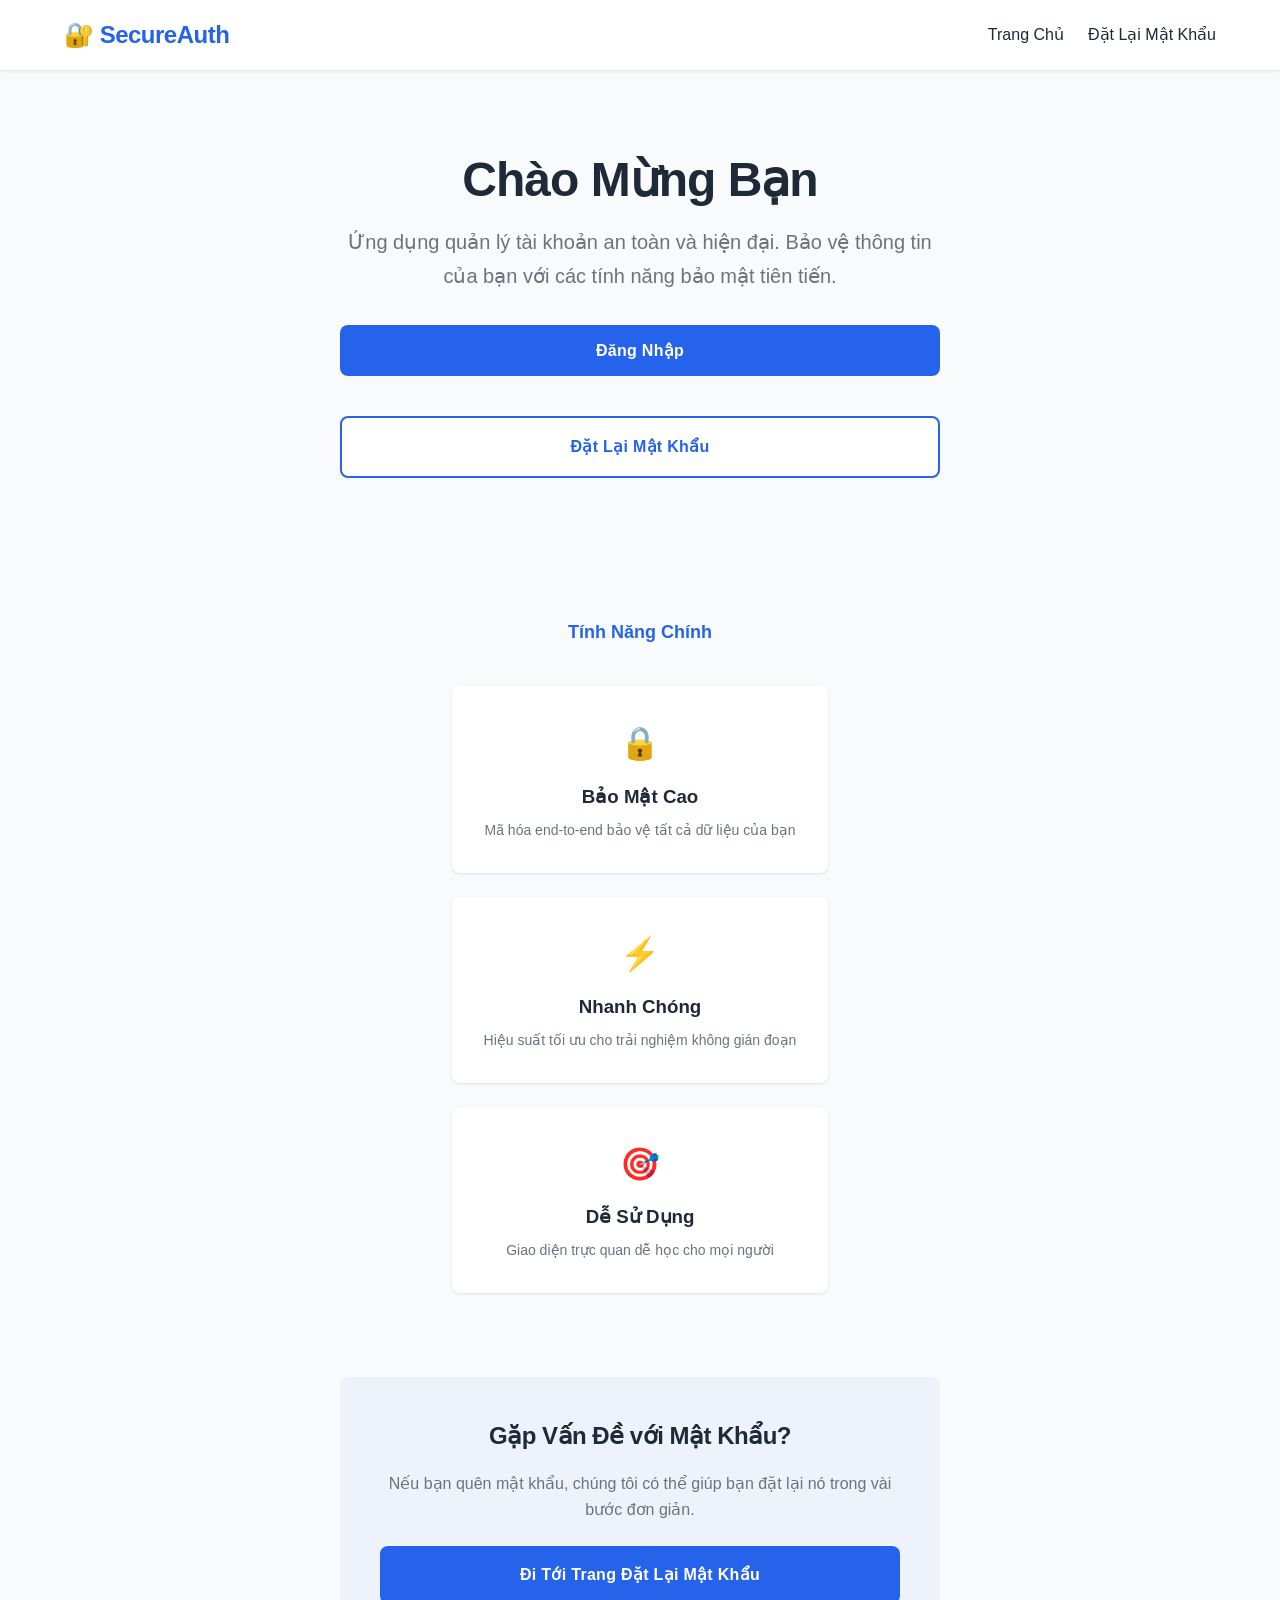
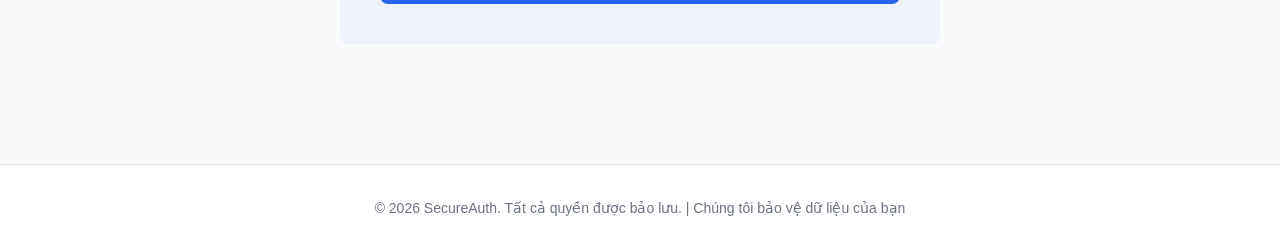
<file: index.html>
<!DOCTYPE html>
<html lang="vi">
<head>
    <meta charset="UTF-8" />
    <meta name="viewport" content="width=device-width, initial-scale=1.0" />
    <meta name="description" content="Trang chủ ứng dụng quản lý tài khoản" />
    <title>Trang Chủ - Ứng Dụng Quản Lý Tài Khoản</title>
    <link rel="stylesheet" href="style.css" />
</head>
<body>
    <!-- HEADER -->
    <header>
        <div class="header-container">
            <a href="index.html" class="logo">🔐 SecureAuth</a>
            <nav>
                <a href="index.html">Trang Chủ</a>
                <a href="reset-password.html">Đặt Lại Mật Khẩu</a>
            </nav>
        </div>
    </header>

    <!-- MAIN CONTENT -->
    <main>
        <div class="page-wrapper">
            <div class="container">
                <!-- HERO SECTION -->
                <section class="hero">
                    <h1 class="hero-title">Chào Mừng Bạn</h1>
                    <p class="hero-subtitle">
                        Ứng dụng quản lý tài khoản an toàn và hiện đại. Bảo vệ thông tin của bạn với
                        các tính năng bảo mật tiên tiến.
                    </p>

                    <!-- CALL TO ACTION BUTTONS -->
                    <div class="hero-actions">
                        <button class="btn btn-primary">Đăng Nhập</button>
                        <a href="reset-password.html" class="btn btn-secondary"
                            >Đặt Lại Mật Khẩu</a
                        >
                    </div>
                </section>

                <!-- FEATURES SECTION -->
                <section class="features-section" style="max-width: 600px; margin-top: 60px">
                    <h2 class="section-subtitle" style="margin-bottom: 40px">Tính Năng Chính</h2>

                    <div
                        style="
                            display: grid;
                            grid-template-columns: repeat(
                                auto-fit,
                                minmax(200px, 1fr)
                            );
                            gap: 24px;
                        "
                    >
                        <!-- FEATURE 1 -->
                        <div class="card" style="text-align: center">
                            <div
                                style="
                                    font-size: 32px;
                                    margin-bottom: 12px;
                                "
                            >
                                🔒
                            </div>
                            <h3 style="font-weight: 600; margin-bottom: 8px; color: var(--text-dark)">
                                Bảo Mật Cao
                            </h3>
                            <p style="font-size: 14px; color: var(--text-gray); line-height: 1.5">
                                Mã hóa end-to-end bảo vệ tất cả dữ liệu của bạn
                            </p>
                        </div>

                        <!-- FEATURE 2 -->
                        <div class="card" style="text-align: center">
                            <div
                                style="
                                    font-size: 32px;
                                    margin-bottom: 12px;
                                "
                            >
                                ⚡
                            </div>
                            <h3 style="font-weight: 600; margin-bottom: 8px; color: var(--text-dark)">
                                Nhanh Chóng
                            </h3>
                            <p style="font-size: 14px; color: var(--text-gray); line-height: 1.5">
                                Hiệu suất tối ưu cho trải nghiệm không gián đoạn
                            </p>
                        </div>

                        <!-- FEATURE 3 -->
                        <div class="card" style="text-align: center">
                            <div
                                style="
                                    font-size: 32px;
                                    margin-bottom: 12px;
                                "
                            >
                                🎯
                            </div>
                            <h3 style="font-weight: 600; margin-bottom: 8px; color: var(--text-dark)">
                                Dễ Sử Dụng
                            </h3>
                            <p style="font-size: 14px; color: var(--text-gray); line-height: 1.5">
                                Giao diện trực quan dễ học cho mọi người
                            </p>
                        </div>
                    </div>
                </section>

                <!-- CTA SECTION -->
                <section
                    style="
                        margin-top: 60px;
                        padding: 40px;
                        background-color: rgba(37, 99, 235, 0.05);
                        border-radius: 8px;
                        max-width: 600px;
                    "
                >
                    <h2 class="section-title" style="margin-bottom: 16px; font-size: 24px">
                        Gặp Vấn Đề với Mật Khẩu?
                    </h2>
                    <p style="color: var(--text-gray); margin-bottom: 24px">
                        Nếu bạn quên mật khẩu, chúng tôi có thể giúp bạn đặt lại nó trong vài bước
                        đơn giản.
                    </p>
                    <a href="reset-password.html" class="btn btn-primary"
                        >Đi Tới Trang Đặt Lại Mật Khẩu</a
                    >
                </section>
            </div>
        </div>
    </main>

    <!-- FOOTER -->
    <footer>
        <p>&copy; 2026 SecureAuth. Tất cả quyền được bảo lưu. | Chúng tôi bảo vệ dữ liệu của bạn</p>
    </footer>
</body>
</html>
</file>
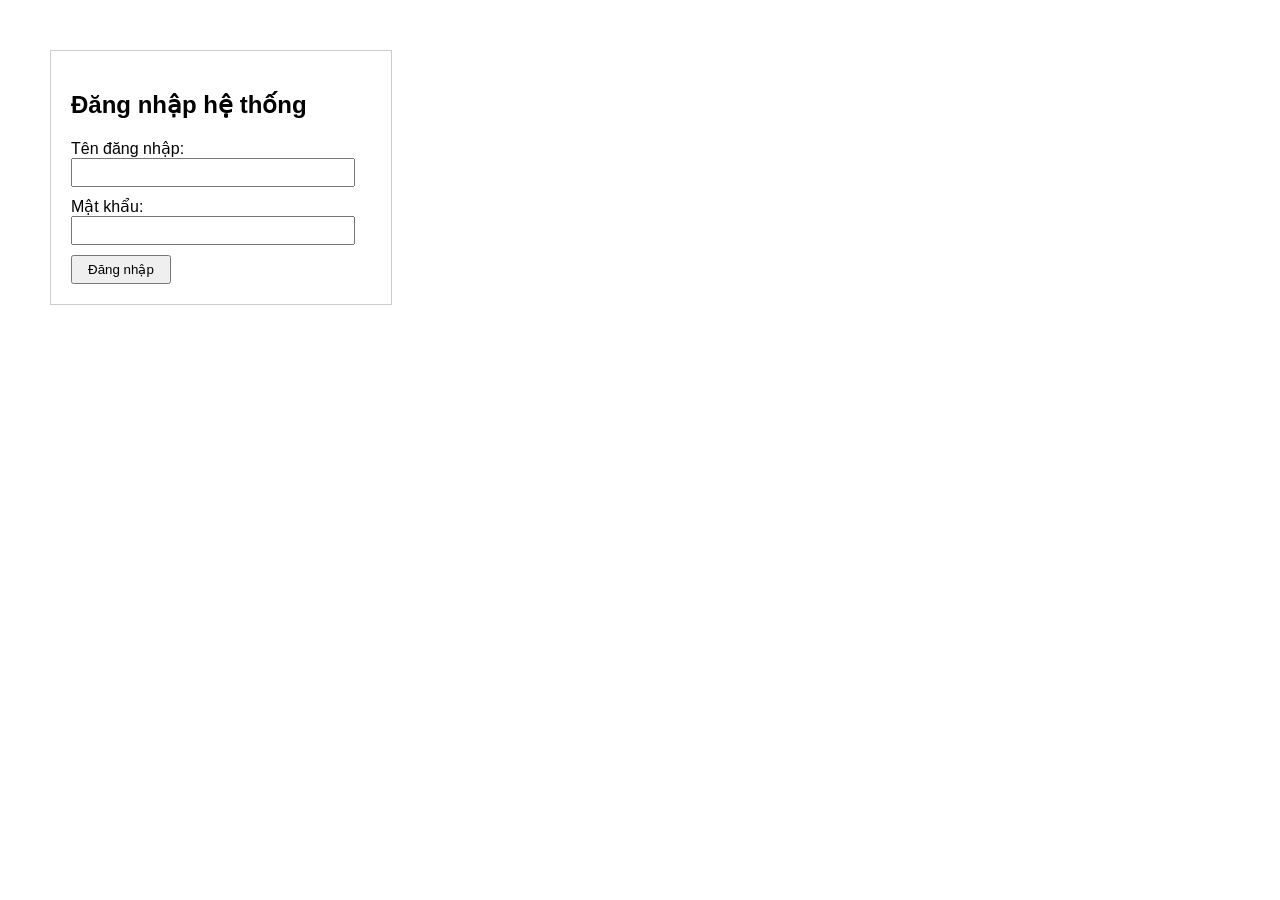
<file: login.html>
<!DOCTYPE html>
<html lang="vi">
<head>
    <meta charset="UTF-8">
    <title>Trang Đăng Nhập</title>
    <style>
        body { font-family: Arial, sans-serif; margin: 50px; }
        .login-box { border: 1px solid #ccc; padding: 20px; width: 300px; }
        input { margin-bottom: 10px; width: 90%; padding: 5px; }
        button { padding: 5px 15px; cursor: pointer; }
    </style>
</head>
<body>

    <div class="login-box">
        <h2>Đăng nhập hệ thống</h2>
        <form id="loginForm">
            <label for="username">Tên đăng nhập:</label><br>
            <input type="text" id="username" name="username" required><br>
            
            <label for="password">Mật khẩu:</label><br>
            <input type="password" id="password" name="password" required><br>
            
            <button type="button" onclick="kiemTraDangNhap()">Đăng nhập</button>
        </form>
    </div>

    <script>
        function kiemTraDangNhap() {
            var user = document.getElementById("username").value;
            var pass = document.getElementById("password").value;
            
            if(user === "" || pass === "") {
                alert("Vui lòng nhập đầy đủ thông tin!");
            } else {
                alert("Xin chào " + user + ", tính năng đang được hoàn thiện!");
            }
        }
    </script>

</body>
</html>
</file>
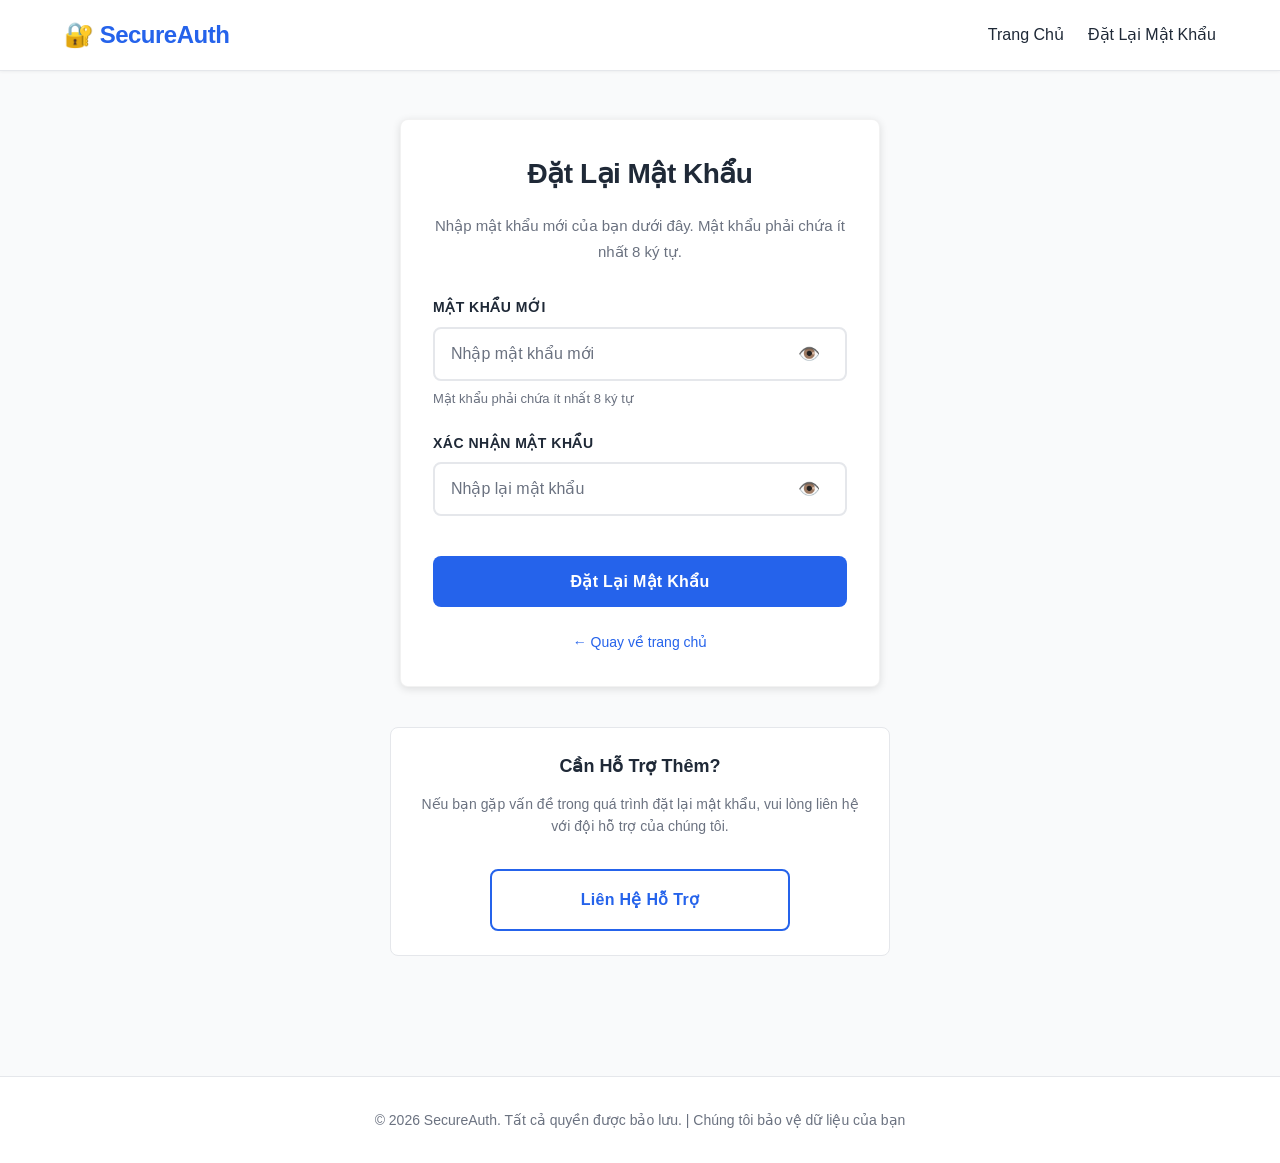
<file: reset-password.html>
<!DOCTYPE html>
<html lang="vi">
<head>
    <meta charset="UTF-8" />
    <meta name="viewport" content="width=device-width, initial-scale=1.0" />
    <meta name="description" content="Trang đặt lại mật khẩu - Reset mật khẩu của bạn" />
    <title>Đặt Lại Mật Khẩu - Ứng Dụng Quản Lý Tài Khoản</title>
    <link rel="stylesheet" href="style.css" />
</head>
<body>
    <!-- HEADER -->
    <header>
        <div class="header-container">
            <a href="index.html" class="logo">🔐 SecureAuth</a>
            <nav>
                <a href="index.html">Trang Chủ</a>
                <a href="reset-password.html">Đặt Lại Mật Khẩu</a>
            </nav>
        </div>
    </header>

    <!-- MAIN CONTENT -->
    <main>
        <div class="page-wrapper">
            <div class="container">
                <!-- CARD WRAPPER -->
                <div class="card reset-card">
                    <!-- PAGE TITLE -->
                    <section class="reset-header">
                        <h1 class="section-title">Đặt Lại Mật Khẩu</h1>
                        <p class="section-description">
                            Nhập mật khẩu mới của bạn dưới đây. Mật khẩu phải chứa ít nhất 8 ký tự.
                        </p>
                    </section>

                    <!-- FORM -->
                    <form class="reset-password-form">
                        <!-- ERROR MESSAGE DISPLAY -->
                        <div id="errorMessage" class="error-message" style="display: none;">
                            <strong>⚠️ Lỗi:</strong> <span id="errorText"></span>
                        </div>

                        <!-- NEW PASSWORD FIELD -->
                        <div class="form-group">
                            <label for="newPassword">Mật Khẩu Mới</label>
                            <div class="password-input-wrapper">
                                <input
                                    type="password"
                                    id="newPassword"
                                    name="newPassword"
                                    placeholder="Nhập mật khẩu mới"
                                    required
                                    autocomplete="new-password"
                                    aria-required="true"
                                    class="password-input"
                                />
                                <button type="button" class="toggle-password" data-target="newPassword" aria-label="Hiển thị/ẩn mật khẩu">
                                    👁️
                                </button>
                            </div>
                            <small class="password-hint">
                                Mật khẩu phải chứa ít nhất 8 ký tự
                            </small>
                        </div>

                        <!-- CONFIRM PASSWORD FIELD -->
                        <div class="form-group">
                            <label for="confirmPassword">Xác Nhận Mật Khẩu</label>
                            <div class="password-input-wrapper">
                                <input
                                    type="password"
                                    id="confirmPassword"
                                    name="confirmPassword"
                                    placeholder="Nhập lại mật khẩu"
                                    required
                                    autocomplete="new-password"
                                    aria-required="true"
                                    class="password-input"
                                />
                                <button type="button" class="toggle-password" data-target="confirmPassword" aria-label="Hiển thị/ẩn mật khẩu">
                                    👁️
                                </button>
                            </div>
                        </div>

                        <!-- SUBMIT BUTTON -->
                        <button type="submit" class="btn btn-primary btn-reset">
                            Đặt Lại Mật Khẩu
                        </button>

                        <!-- SUCCESS MESSAGE -->
                        <div id="successMessage" class="success-message" style="display: none;">
                            ✅ Mật khẩu đã được đặt lại thành công!
                        </div>
                    </form>

                    <!-- LINK SECTION -->
                    <div class="link-group">
                        <p class="link-text">
                            <a href="index.html">← Quay về trang chủ</a>
                        </p>
                    </div>
                </div>

                <!-- ALTERNATIVE HELP SECTION -->
                <section
                    style="
                        margin-top: 40px;
                        max-width: 500px;
                        text-align: center;
                        padding: 24px;
                        background-color: var(--white);
                        border-radius: 8px;
                        border: 1px solid var(--border-gray);
                    "
                >
                    <h3 style="font-size: 18px; font-weight: 600; margin-bottom: 12px">
                        Cần Hỗ Trợ Thêm?
                    </h3>
                    <p style="color: var(--text-gray); font-size: 14px; margin-bottom: 16px">
                        Nếu bạn gặp vấn đề trong quá trình đặt lại mật khẩu, vui lòng liên hệ với
                        đội hỗ trợ của chúng tôi.
                    </p>
                    <a
                        href="mailto:support@secureauth.com"
                        class="btn btn-secondary"
                        style="max-width: 300px"
                        >Liên Hệ Hỗ Trợ</a
                    >
                </section>
            </div>
        </div>
    </main>

    <!-- FOOTER -->
    <footer>
        <p>&copy; 2026 SecureAuth. Tất cả quyền được bảo lưu. | Chúng tôi bảo vệ dữ liệu của bạn</p>
    </footer>

    <!-- FORM VALIDATION & INTERACTION SCRIPT -->
    <script>
        // Toggle password visibility
        document.querySelectorAll('.toggle-password').forEach(btn => {
            btn.addEventListener('click', function (e) {
                e.preventDefault();
                const targetId = this.getAttribute('data-target');
                const input = document.getElementById(targetId);
                const isPassword = input.type === 'password';
                input.type = isPassword ? 'text' : 'password';
                this.textContent = isPassword ? '🙈' : '👁️';
            });
        });

        // Form submission & validation
        document.querySelector('.reset-password-form').addEventListener('submit', function (e) {
            e.preventDefault();

            const newPassword = document.getElementById('newPassword').value.trim();
            const confirmPassword = document.getElementById('confirmPassword').value.trim();
            const errorDiv = document.getElementById('errorMessage');
            const errorText = document.getElementById('errorText');
            const successDiv = document.getElementById('successMessage');

            // Reset messages
            errorDiv.style.display = 'none';
            successDiv.style.display = 'none';

            // Validation checks
            if (newPassword.length < 8) {
                errorText.textContent = 'Mật khẩu phải chứa ít nhất 8 ký tự.';
                errorDiv.style.display = 'block';
                return;
            }

            if (newPassword !== confirmPassword) {
                errorText.textContent = 'Hai mật khẩu không khớp. Vui lòng kiểm tra lại.';
                errorDiv.style.display = 'block';
                return;
            }

            // Success case
            successDiv.style.display = 'block';
            setTimeout(() => {
                alert('Mật khẩu đã được đặt lại thành công! Vui lòng đăng nhập lại.');
                this.reset();
                // Reset input types
                document.querySelectorAll('.password-input').forEach(input => {
                    input.type = 'password';
                });
                document.querySelectorAll('.toggle-password').forEach(btn => {
                    btn.textContent = '👁️';
                });
            }, 1500);
        });
    </script>
</body>
</html>
</file>
<file: style.css>
/* ============================================
   GLOBAL STYLES & RESET
   ============================================ */

* {
    margin: 0;
    padding: 0;
    box-sizing: border-box;
}

:root {
    --primary-color: #2563eb;
    --primary-hover: #1d4ed8;
    --primary-light: #eff6ff;
    --text-dark: #1f2937;
    --text-gray: #6b7280;
    --border-gray: #e5e7eb;
    --bg-light: #f9fafb;
    --white: #ffffff;
    --success: #059669;
    --success-hover: #047857;
    --spacing-xs: 4px;
    --spacing-sm: 8px;
    --spacing-md: 16px;
    --spacing-lg: 24px;
    --spacing-xl: 32px;
    --spacing-2xl: 48px;
    --border-radius: 8px;
    --transition: all 0.3s ease;
}

html {
    scroll-behavior: smooth;
}

body {
    font-family: -apple-system, BlinkMacSystemFont, 'Segoe UI', Roboto, 'Helvetica Neue', Arial, sans-serif;
    font-size: 16px;
    line-height: 1.6;
    color: var(--text-dark);
    background-color: var(--bg-light);
}

/* ============================================
   HEADER & NAVIGATION
   ============================================ */

header {
    background-color: var(--white);
    border-bottom: 1px solid var(--border-gray);
    position: sticky;
    top: 0;
    z-index: 100;
    box-shadow: 0 1px 3px rgba(0, 0, 0, 0.05);
}

.header-container {
    max-width: 1200px;
    margin: 0 auto;
    padding: var(--spacing-md) var(--spacing-lg);
    display: flex;
    justify-content: space-between;
    align-items: center;
}

.logo {
    font-size: 24px;
    font-weight: 700;
    color: var(--primary-color);
    text-decoration: none;
    letter-spacing: -0.5px;
    transition: var(--transition);
}

.logo:hover {
    color: var(--primary-hover);
    text-shadow: 0 0 8px rgba(37, 99, 235, 0.2);
}

nav {
    display: flex;
    gap: var(--spacing-lg);
    align-items: center;
}

nav a {
    color: var(--text-dark);
    text-decoration: none;
    font-weight: 500;
    transition: var(--transition);
    position: relative;
}

nav a:hover {
    color: var(--primary-color);
}

nav a::after {
    content: '';
    position: absolute;
    bottom: -4px;
    left: 0;
    width: 0;
    height: 2px;
    background-color: var(--primary-color);
    transition: var(--transition);
}

nav a:hover::after {
    width: 100%;
}

/* ============================================
   MAIN CONTENT & LAYOUT
   ============================================ */

main {
    max-width: 1200px;
    margin: 0 auto;
    padding: var(--spacing-2xl) var(--spacing-lg);
}

.container {
    display: flex;
    flex-direction: column;
    align-items: center;
}

.page-wrapper {
    width: 100%;
    min-height: calc(100vh - 200px);
    display: flex;
    flex-direction: column;
    justify-content: center;
    align-items: center;
}

/* ============================================
   CARDS & SECTIONS
   ============================================ */

.card {
    background-color: var(--white);
    border-radius: var(--border-radius);
    box-shadow: 0 1px 3px rgba(0, 0, 0, 0.1);
    padding: var(--spacing-xl);
    transition: var(--transition);
    width: 100%;
    max-width: 500px;
}

.card:hover {
    box-shadow: 0 4px 12px rgba(0, 0, 0, 0.15);
}

section {
    text-align: center;
    margin-bottom: var(--spacing-lg);
}

.section-title {
    font-size: 28px;
    font-weight: 700;
    color: var(--text-dark);
    margin-bottom: var(--spacing-md);
    letter-spacing: -0.5px;
}

.section-subtitle {
    font-size: 18px;
    font-weight: 600;
    color: var(--primary-color);
    margin-bottom: var(--spacing-lg);
}

.section-description {
    font-size: 15px;
    color: var(--text-gray);
    line-height: 1.7;
    margin-bottom: var(--spacing-xl);
    max-width: 450px;
    margin-left: auto;
    margin-right: auto;
}

/* ============================================
   FORMS & INPUTS
   ============================================ */

.form-group {
    margin-bottom: var(--spacing-lg);
    text-align: left;
}

label {
    display: block;
    font-weight: 600;
    color: var(--text-dark);
    margin-bottom: var(--spacing-sm);
    font-size: 14px;
    text-transform: uppercase;
    letter-spacing: 0.5px;
}

input[type="email"],
input[type="text"],
input[type="password"],
textarea {
    width: 100%;
    padding: var(--spacing-md);
    border: 2px solid var(--border-gray);
    border-radius: var(--border-radius);
    font-size: 16px;
    font-family: inherit;
    transition: var(--transition);
    background-color: var(--white);
}

input[type="email"]:focus,
input[type="text"]:focus,
input[type="password"]:focus,
textarea:focus {
    outline: none;
    border-color: var(--primary-color);
    box-shadow: 0 0 0 3px rgba(37, 99, 235, 0.1);
    background-color: var(--primary-light);
}

input[type="email"]::placeholder,
input[type="text"]::placeholder,
input[type="password"]::placeholder {
    color: var(--text-gray);
}

textarea {
    resize: vertical;
    min-height: 120px;
}

/* ============================================
   BUTTONS
   ============================================ */

button,
.btn {
    padding: var(--spacing-md) var(--spacing-xl);
    border: none;
    border-radius: var(--border-radius);
    font-size: 16px;
    font-weight: 600;
    cursor: pointer;
    transition: var(--transition);
    display: inline-flex;
    justify-content: center;
    align-items: center;
    text-decoration: none;
    letter-spacing: 0.3px;
    font-family: inherit;
}

.btn-primary {
    background-color: var(--primary-color);
    color: var(--white);
    width: 100%;
}

.btn-primary:hover {
    background-color: var(--primary-hover);
    transform: translateY(-2px);
    box-shadow: 0 4px 12px rgba(37, 99, 235, 0.3);
}

.btn-primary:active {
    transform: translateY(0);
    box-shadow: 0 2px 6px rgba(37, 99, 235, 0.2);
}

.btn-secondary {
    background-color: var(--white);
    color: var(--primary-color);
    border: 2px solid var(--primary-color);
    margin-top: var(--spacing-md);
    width: 100%;
}

.btn-secondary:hover {
    background-color: var(--primary-light);
    transform: translateY(-2px);
}

.btn-secondary:active {
    transform: translateY(0);
}

/* ============================================
   LINKS
   ============================================ */

a {
    color: var(--primary-color);
    text-decoration: none;
    transition: var(--transition);
    font-weight: 500;
}

a:hover {
    color: var(--primary-hover);
    text-decoration: underline;
}

.link-group {
    margin-top: var(--spacing-lg);
    display: flex;
    flex-direction: column;
    gap: var(--spacing-sm);
    text-align: center;
}

.link-text {
    font-size: 14px;
    color: var(--text-gray);
}

.link-text a {
    color: var(--primary-color);
}

/* ============================================
   HERO SECTION (HOME PAGE)
   ============================================ */

.hero {
    text-align: center;
    margin-bottom: var(--spacing-2xl);
    padding: var(--spacing-xl) 0;
}

.hero-title {
    font-size: 48px;
    font-weight: 800;
    color: var(--text-dark);
    margin-bottom: var(--spacing-md);
    line-height: 1.2;
    letter-spacing: -1px;
}

.hero-subtitle {
    font-size: 20px;
    color: var(--text-gray);
    margin-bottom: var(--spacing-xl);
    line-height: 1.7;
    max-width: 600px;
    margin-left: auto;
    margin-right: auto;
}

.hero-actions {
    display: flex;
    gap: var(--spacing-lg);
    justify-content: center;
    flex-wrap: wrap;
}

.hero-actions .btn {
    min-width: 180px;
}

/* ============================================
   FOOTER
   ============================================ */

footer {
    background-color: var(--white);
    border-top: 1px solid var(--border-gray);
    margin-top: var(--spacing-2xl);
    padding: var(--spacing-xl) var(--spacing-lg);
    text-align: center;
    color: var(--text-gray);
    font-size: 14px;
}

footer p {
    margin: 0;
}

/* ============================================
   RESET PASSWORD PAGE STYLES
   ============================================ */

.reset-card {
    max-width: 480px !important;
    box-shadow: 0 2px 8px rgba(0, 0, 0, 0.12);
    border: 1px solid rgba(0, 0, 0, 0.05);
}

.reset-card:hover {
    box-shadow: 0 8px 24px rgba(0, 0, 0, 0.15);
}

.reset-header {
    margin-bottom: var(--spacing-xl) !important;
}

.reset-header .section-description {
    margin-bottom: var(--spacing-lg) !important;
}

/* PASSWORD INPUT WRAPPER */
.password-input-wrapper {
    position: relative;
    display: flex;
    align-items: center;
}

.password-input-wrapper .password-input {
    padding-right: 44px;
    width: 100%;
}

.toggle-password {
    position: absolute;
    right: var(--spacing-md);
    background: none;
    border: none;
    cursor: pointer;
    font-size: 18px;
    padding: var(--spacing-sm);
    transition: var(--transition);
    display: flex;
    align-items: center;
    justify-content: center;
    color: var(--text-gray);
    width: 44px;
    height: 44px;
    border-radius: 4px;
}

.toggle-password:hover {
    background-color: rgba(37, 99, 235, 0.08);
    color: var(--primary-color);
}

.toggle-password:active {
    transform: scale(0.95);
}

/* PASSWORD HINT TEXT */
.password-hint {
    display: block;
    margin-top: var(--spacing-sm);
    color: var(--text-gray);
    font-size: 13px;
    line-height: 1.5;
}

/* ERROR MESSAGE STYLING */
.error-message {
    background-color: #fee2e2;
    border: 1px solid #fca5a5;
    border-left: 4px solid #dc2626;
    color: #991b1b;
    padding: var(--spacing-md);
    border-radius: var(--border-radius);
    margin-bottom: var(--spacing-lg);
    font-size: 14px;
    line-height: 1.6;
    animation: slideDown 0.3s ease;
}

.error-message strong {
    display: block;
    margin-bottom: 4px;
    font-weight: 700;
}

/* SUCCESS MESSAGE STYLING */
.success-message {
    background-color: #dcfce7;
    border: 1px solid #86efac;
    border-left: 4px solid #22c55e;
    color: #166534;
    padding: var(--spacing-md);
    border-radius: var(--border-radius);
    margin-top: var(--spacing-lg);
    font-size: 14px;
    font-weight: 600;
    text-align: center;
    animation: slideDown 0.3s ease;
}

/* RESET BUTTON OVERRIDE */
.btn-reset {
    margin-top: var(--spacing-md);
}

.btn-reset:disabled {
    background-color: #d1d5db;
    cursor: not-allowed;
    opacity: 0.6;
}

.btn-reset:disabled:hover {
    background-color: #d1d5db;
    transform: none;
    box-shadow: none;
}

/* FORM ANIMATIONS */
@keyframes slideDown {
    from {
        opacity: 0;
        transform: translateY(-10px);
    }
    to {
        opacity: 1;
        transform: translateY(0);
    }
}

/* ============================================
   RESPONSIVE DESIGN
   ============================================ */

@media (max-width: 768px) {
    .header-container {
        flex-direction: column;
        gap: var(--spacing-md);
    }

    nav {
        flex-direction: column;
        gap: var(--spacing-md);
        width: 100%;
    }

    nav a {
        width: 100%;
        text-align: center;
    }

    main {
        padding: var(--spacing-xl) var(--spacing-md);
    }

    .page-wrapper {
        min-height: calc(100vh - 150px);
    }

    .card {
        padding: var(--spacing-lg);
        max-width: 100%;
    }

    .section-title {
        font-size: 24px;
    }

    .section-subtitle {
        font-size: 16px;
    }

    .hero-title {
        font-size: 36px;
    }

    .hero-subtitle {
        font-size: 18px;
    }

    .hero-actions {
        flex-direction: column;
    }

    .hero-actions .btn {
        min-width: auto;
    }

    .btn {
        padding: var(--spacing-md) var(--spacing-lg);
    }
}

@media (max-width: 480px) {
    .logo {
        font-size: 20px;
    }

    .section-title {
        font-size: 22px;
    }

    .hero-title {
        font-size: 28px;
    }

    .hero-subtitle {
        font-size: 16px;
    }

    input[type="email"],
    input[type="text"],
    input[type="password"],
    textarea {
        padding: var(--spacing-md) var(--spacing-sm);
    }

    button,
    .btn {
        padding: var(--spacing-md) var(--spacing-sm);
        font-size: 15px;
    }

    .reset-card {
        max-width: 100% !important;
        padding: var(--spacing-lg) !important;
    }

    .password-input-wrapper .password-input {
        padding-right: 40px;
    }

    .toggle-password {
        right: 8px;
        width: 40px;
        height: 40px;
    }

    .error-message,
    .success-message {
        font-size: 13px;
        padding: var(--spacing-md) var(--spacing-sm);
    }
}

/* ============================================
   UTILITY CLASSES
   ============================================ */

.text-center {
    text-align: center;
}

.text-left {
    text-align: left;
}

.mb-small {
    margin-bottom: var(--spacing-sm);
}

.mb-medium {
    margin-bottom: var(--spacing-md);
}

.mb-large {
    margin-bottom: var(--spacing-lg);
}

.mt-medium {
    margin-top: var(--spacing-md);
}

.mt-large {
    margin-top: var(--spacing-lg);
}

.hidden {
    display: none !important;
}

.visually-hidden {
    position: absolute;
    width: 1px;
    height: 1px;
    padding: 0;
    margin: -1px;
    overflow: hidden;
    clip: rect(0, 0, 0, 0);
    white-space: nowrap;
    border-width: 0;
}
</file>
